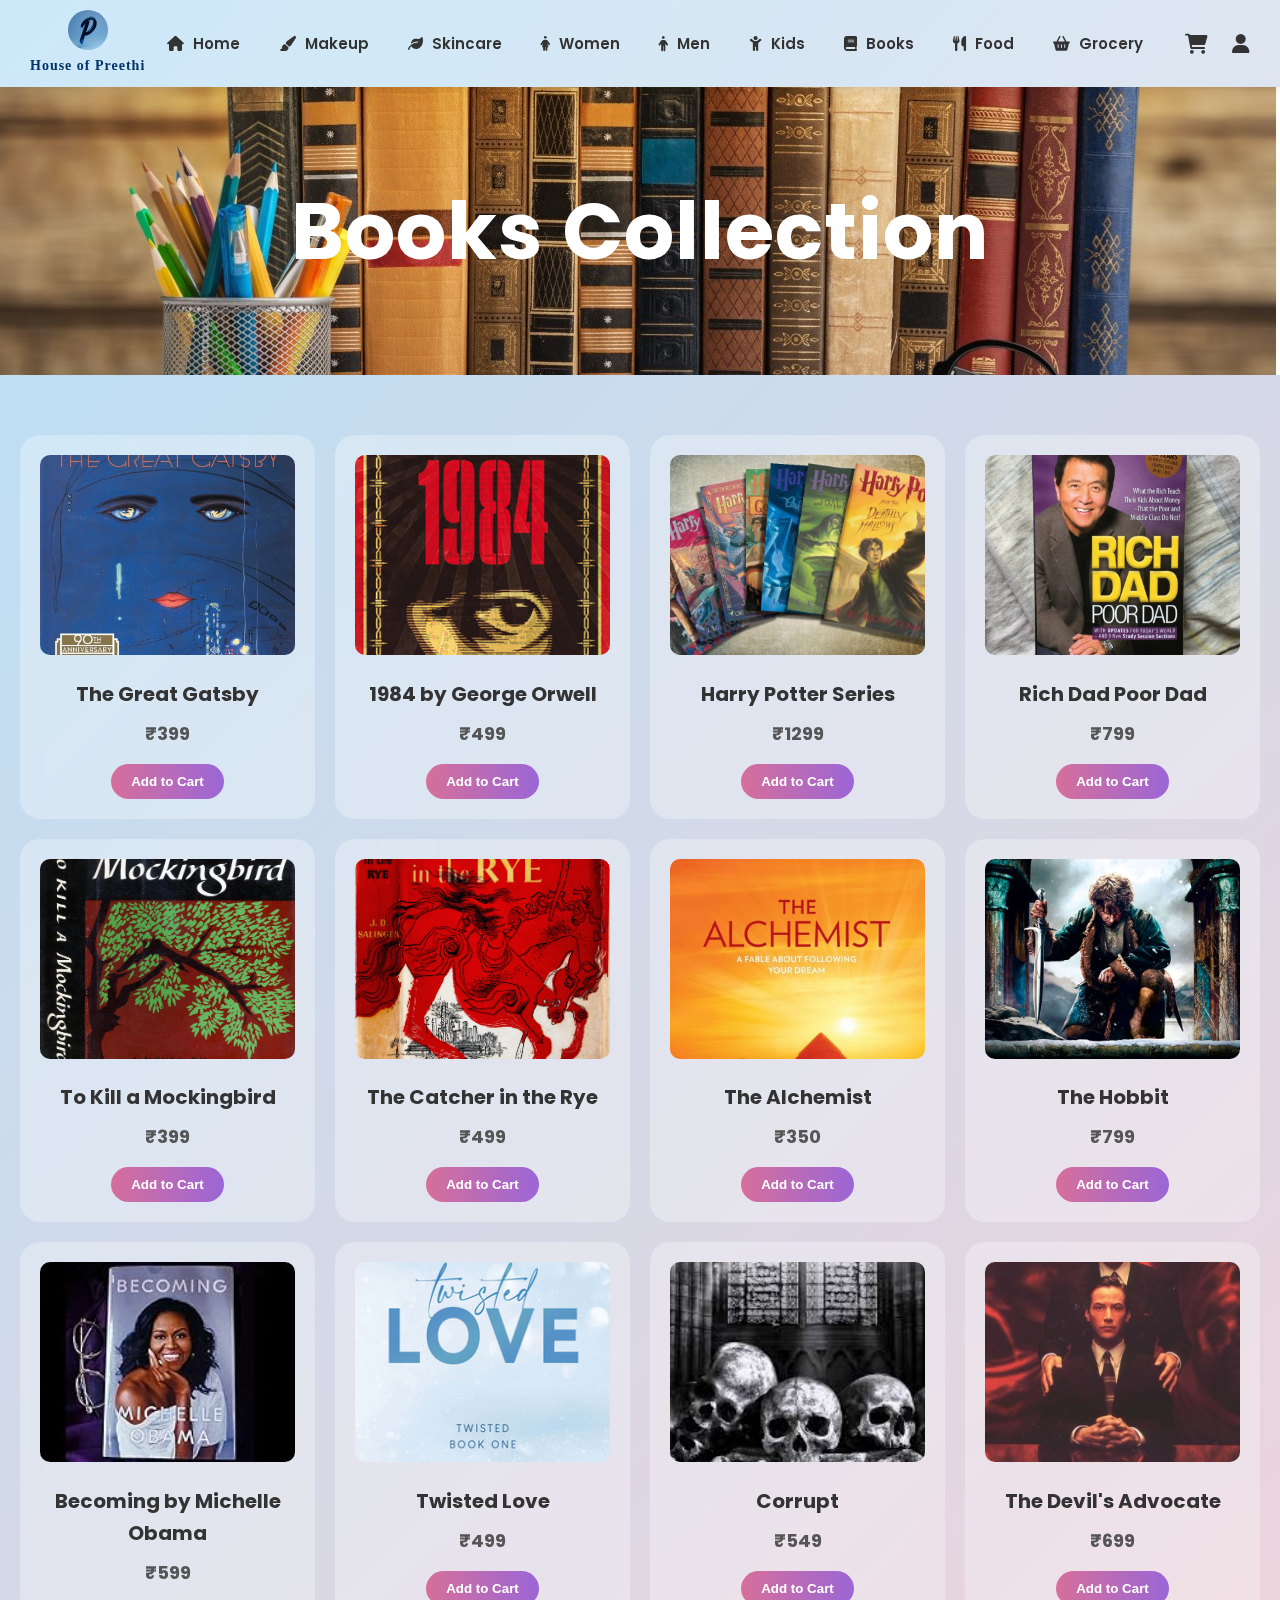
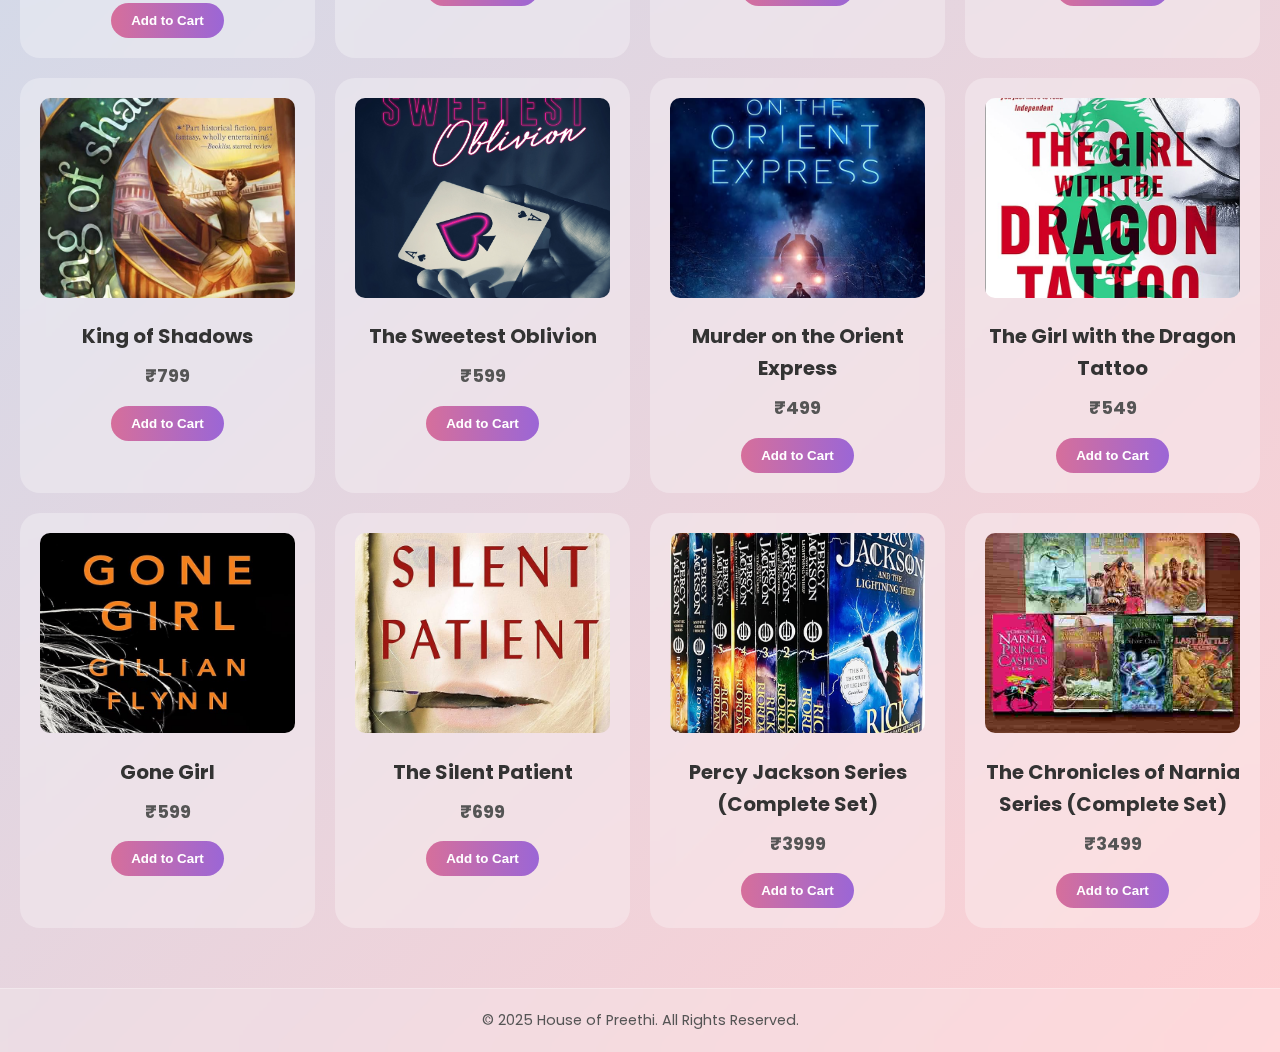
<file: pages/books.html>
<!DOCTYPE html>
<html lang="en">
<head>
  <meta charset="UTF-8">
  <meta name="viewport" content="width=device-width, initial-scale=1">
  <title>Books Collection- House of Preethi</title>

  <!-- Fonts and Icons -->
  <link href="https://fonts.googleapis.com/css2?family=Poppins:wght@400;600&display=swap" rel="stylesheet">
  <link href="https://cdnjs.cloudflare.com/ajax/libs/font-awesome/6.0.0-beta3/css/all.min.css" rel="stylesheet">

  <style>
    /* Reset */
    * {
      margin: 0;
      padding: 0;
      box-sizing: border-box;
    }

    body {
      font-family: 'Poppins', sans-serif;
      background: linear-gradient(135deg, #b7e0f7, #ffcfd2);
      color: #222;
      overflow-x: hidden;
      min-height: 100vh;
      position: relative;
      line-height: 1.6;
    }

    /* Bubbles */
    .bubbles {
      position: fixed;
      top: 0;
      left: 0;
      width: 100%;
      height: 100%;
      z-index: 0;
      overflow: hidden;
    }

    .bubbles span {
      position: absolute;
      display: block;
      width: 30px;
      height: 30px;
      background: rgba(255,255,255,0.2);
      border-radius: 50%;
      animation: moveBubbles 25s linear infinite;
      bottom: -150px;
      backdrop-filter: blur(5px);
    }

    .bubbles span:nth-child(1) { left: 10%; width: 20px; height: 20px; animation-duration: 20s; }
    .bubbles span:nth-child(2) { left: 20%; width: 30px; height: 30px; animation-duration: 22s; }
    .bubbles span:nth-child(3) { left: 25%; width: 15px; height: 15px; animation-duration: 17s; }
    .bubbles span:nth-child(4) { left: 40%; width: 25px; height: 25px; animation-duration: 25s; }
    .bubbles span:nth-child(5) { left: 70%; width: 20px; height: 20px; animation-duration: 18s; }
    .bubbles span:nth-child(6) { left: 80%; width: 30px; height: 30px; animation-duration: 23s; }
    .bubbles span:nth-child(7) { left: 90%; width: 15px; height: 15px; animation-duration: 19s; }
    .bubbles span:nth-child(8) { left: 50%; width: 25px; height: 25px; animation-duration: 24s; }
    .bubbles span:nth-child(9) { left: 60%; width: 20px; height: 20px; animation-duration: 21s; }
    .bubbles span:nth-child(10) { left: 30%; width: 15px; height: 15px; animation-duration: 26s; }

    @keyframes moveBubbles {
      0% { transform: translateY(0) scale(1); }
      100% { transform: translateY(-1000px) scale(0.5); }
    }

    /* Header */
    header {
      position: sticky;
      top: 0;
      width: 100%;
      background: rgba(255,255,255,0.3);
      backdrop-filter: blur(12px);
      padding: 10px 30px;
      display: flex;
      align-items: center;
      justify-content: space-between;
      z-index: 100;
      box-shadow: 0 2px 10px rgba(0,0,0,0.1);
      flex-wrap: wrap;
    }

    .logo {
      display: flex;
      align-items: center;
      flex-direction: column;
      text-align: center;
    }

    .logo img {
      width: 40px;
      height: 40px;
      border-radius: 50%;
      margin-bottom: 5px;
    }

    .logo h1 {
      font-family: 'Lucida Handwriting', cursive;
      font-size: 14px;
      color: #003366;
      font-weight: bold;
      letter-spacing: 1px;
    }

    nav ul {
      list-style: none;
      display: flex;
      gap: 15px;
      flex-wrap: wrap;
      justify-content: center;
    }

    nav ul li a {
      text-decoration: none;
      color: #333;
      font-weight: 600;
      font-size: 15px;
      padding: 8px 12px;
      border-radius: 5px;
      transition: all 0.3s ease;
    }

    nav ul li a:hover, .product-card button:hover {
      background-color: #d66f9b;
      color: white;
    }

    nav ul li a i {
      margin-right: 5px;
    }

    .header-icons a {
      margin-left: 20px;
      font-size: 20px;
      color: #333;
      transition: color 0.3s ease;
      text-decoration: none;
    }

    .header-icons a:hover {
      color: #ff6f61;
    }

    /* Banner */
    .page-banner {
      background: url('../images/background/skincarebg.jpg') no-repeat center/cover;
      padding: 80px 20px;
      text-align: center;
      color: #fff;
      font-size: 2.5rem;
      font-weight: 700;
      letter-spacing: 1px;
      position: relative;
      z-index: 1;
    }

    /* Product Grid */
    .product-grid {
      display: grid;
      grid-template-columns: repeat(auto-fit, minmax(250px, 1fr));
      gap: 20px;
      padding: 60px 20px;
      position: relative;
      z-index: 1;
    }

    .product-card {
      background: rgba(255, 255, 255, 0.3);
      backdrop-filter: blur(10px);
      border-radius: 20px;
      text-align: center;
      padding: 20px;
      transition: transform 0.3s ease, box-shadow 0.3s ease;
    }

    .product-card:hover {
      transform: translateY(-10px) scale(1.03);
      box-shadow: 0 10px 20px rgba(0,0,0,0.25);
      background: rgba(255, 255, 255, 0.5);
    }

    .product-card img {
      width: 100%;
      height: 200px;
      object-fit: cover;
      margin-bottom: 15px;
      border-radius: 10px;
    }

    .product-card h3 {
      font-size: 20px;
      color: #333;
      margin-bottom: 10px;
    }

    .product-card p {
      font-size: 18px;
      color: #555;
      margin-bottom: 15px;
      font-weight: bold;
    }

    .product-card button {
      background: linear-gradient(to right, #d66f9b, #9b66d6);
      color: white;
      border-radius: 30px;
      padding: 10px 20px;
      font-weight: 600;
      border: none;
      cursor: pointer;
      transition: background 0.3s ease;
    }

    /* Social Media */
    .social-icons {
      margin: 30px 0;
      text-align: center;
      z-index: 1;
      position: relative;
    }

    .social-icons a {
      font-size: 1.7rem;
      color: #333;
      margin: 0 15px;
      transition: color 0.3s ease;
      text-decoration: none;
    }

    .social-icons a:hover {
      color: #ff6f61;
    }

    /* Footer */
    footer {
      background: rgba(255, 255, 255, 0.2);
      backdrop-filter: blur(12px);
      padding: 20px 0;
      text-align: center;
      font-size: 0.9rem;
      color: #555;
      border-top: 1px solid rgba(255,255,255,0.3);
      z-index: 1;
      position: relative;
    }
  </style>
</head>

<body>

<!-- Bubbles -->
<div class="bubbles">
  <span></span><span></span><span></span><span></span><span></span>
  <span></span><span></span><span></span><span></span><span></span>
</div>

<!-- Header -->
<header>
  <div class="logo">
    <img src="../images/background/logo.webp" alt="House of Preethi Logo">
    <h1>House of Preethi</h1>
  </div>
  <nav>
    <ul>
      <li><a href="../index.html"><i class="fas fa-home"></i> Home</a></li>
      <li><a href="makeup.html"><i class="fas fa-paint-brush"></i> Makeup</a></li>
      <li><a href="skincare.html" class="active"><i class="fas fa-leaf"></i> Skincare</a></li>
      <li><a href="women.html"><i class="fas fa-female"></i> Women</a></li>
      <li><a href="men.html"><i class="fas fa-male"></i> Men</a></li>
      <li><a href="kids.html"><i class="fas fa-child"></i> Kids</a></li>
      <li><a href="books.html"><i class="fas fa-book"></i> Books</a></li>
      <li><a href="food.html"><i class="fas fa-utensils"></i> Food</a></li>
      <li><a href="grocery.html"><i class="fas fa-shopping-basket"></i> Grocery</a></li>
    </ul>
  </nav>
  <div class="header-icons">
    <a href="cart.html"><i class="fas fa-shopping-cart"></i></a>
    <a href="login.html"><i class="fas fa-user"></i></a>
  </div>
</header>


  <section class="page-banner" style="background: url('../images/background/bookbanner.jpg') no-repeat center center/cover;">
  <h1>Books Collection</h1>
</section>

  <section class="product-grid">
        <div class="product-card">
            <img src="../images/products/book1.jpeg" alt="Book 1">
            <h3>The Great Gatsby</h3>
            <p>₹399</p>
            <button>Add to Cart</button>
        </div>
        <div class="product-card">
            <img src="../images/products/book2.jpg" alt="Book 2">
            <h3>1984 by George Orwell</h3>
            <p>₹499</p>
            <button>Add to Cart</button>
        </div>
        <div class="product-card">
            <img src="../images/products/book3.jpg" alt="Book 3">
            <h3>Harry Potter Series</h3>
            <p>₹1299</p>
            <button>Add to Cart</button>
        </div>
        <div class="product-card">
            <img src="../images/products/book4.jpg" alt="Book 4">
            <h3>Rich Dad Poor Dad</h3>
            <p>₹799</p>
            <button>Add to Cart</button>
        </div>
		<div class="product-card">
    <img src="../images/products/book5.jpg" alt="Book 5">
    <h3>To Kill a Mockingbird</h3>
    <p>₹399</p>
    <button>Add to Cart</button>
</div>
<div class="product-card">
    <img src="../images/products/book6.jpg" alt="Book 6">
    <h3>The Catcher in the Rye</h3>
    <p>₹499</p>
    <button>Add to Cart</button>
</div>
<div class="product-card">
    <img src="../images/products/book7.jpg" alt="Book 7">
    <h3>The Alchemist</h3>
    <p>₹350</p>
    <button>Add to Cart</button>
</div>
<div class="product-card">
    <img src="../images/products/book8.jpg" alt="Book 8">
    <h3>The Hobbit</h3>
    <p>₹799</p>
    <button>Add to Cart</button>
</div>
<div class="product-card">
    <img src="../images/products/book9.jpg" alt="Book 9">
    <h3>Becoming by Michelle Obama</h3>
    <p>₹599</p>
    <button>Add to Cart</button>
</div>
<div class="product-card">
    <img src="../images/products/book10.jpg" alt="Book 10">
    <h3>Twisted Love</h3>
    <p>₹499</p>
    <button>Add to Cart</button>
</div>
<div class="product-card">
    <img src="../images/products/book11.jpg" alt="Book 11">
    <h3>Corrupt</h3>
    <p>₹549</p>
    <button>Add to Cart</button>
</div>
<div class="product-card">
    <img src="../images/products/book12.jpg" alt="Book 12">
    <h3>The Devil's Advocate</h3>
    <p>₹699</p>
    <button>Add to Cart</button>
</div>
<div class="product-card">
    <img src="../images/products/book13.jpg" alt="Book 13">
    <h3>King of Shadows</h3>
    <p>₹799</p>
    <button>Add to Cart</button>
</div>
<div class="product-card">
    <img src="../images/products/book14.jpg" alt="Book 14">
    <h3>The Sweetest Oblivion</h3>
    <p>₹599</p>
    <button>Add to Cart</button>
</div>
<div class="product-card">
    <img src="../images/products/book15.jpg" alt="Book 15">
    <h3>Murder on the Orient Express</h3>
    <p>₹499</p>
    <button>Add to Cart</button>
</div>
<div class="product-card">
    <img src="../images/products/book16.jpg" alt="Book 16">
    <h3>The Girl with the Dragon Tattoo</h3>
    <p>₹549</p>
    <button>Add to Cart</button>
</div>
<div class="product-card">
    <img src="../images/products/book17.jpg" alt="Book 17">
    <h3>Gone Girl</h3>
    <p>₹599</p>
    <button>Add to Cart</button>
</div>
<div class="product-card">
    <img src="../images/products/book18.jpg" alt="Book 18">
    <h3>The Silent Patient</h3>
    <p>₹699</p>
    <button>Add to Cart</button>
</div>
<!-- Percy Jackson Series (Complete Bundle) -->
<div class="product-card">
    <img src="../images/products/book19.jpg" alt="Percy Jackson Series Bundle">
    <h3>Percy Jackson Series (Complete Set)</h3>
    <p>₹3999</p>
    <button>Add to Cart</button>
</div>
<!-- Chronicles of Narnia Series (Complete Bundle) -->
<div class="product-card">
    <img src="../images/products/book20.jpg" alt="The Chronicles of Narnia Series Bundle">
    <h3>The Chronicles of Narnia Series (Complete Set)</h3>
    <p>₹3499</p>
    <button>Add to Cart</button>
</div>


    </section>
  <footer>
    <p>© 2025 House of Preethi. All Rights Reserved.</p>
  </footer>

</body>
</html>
</file>
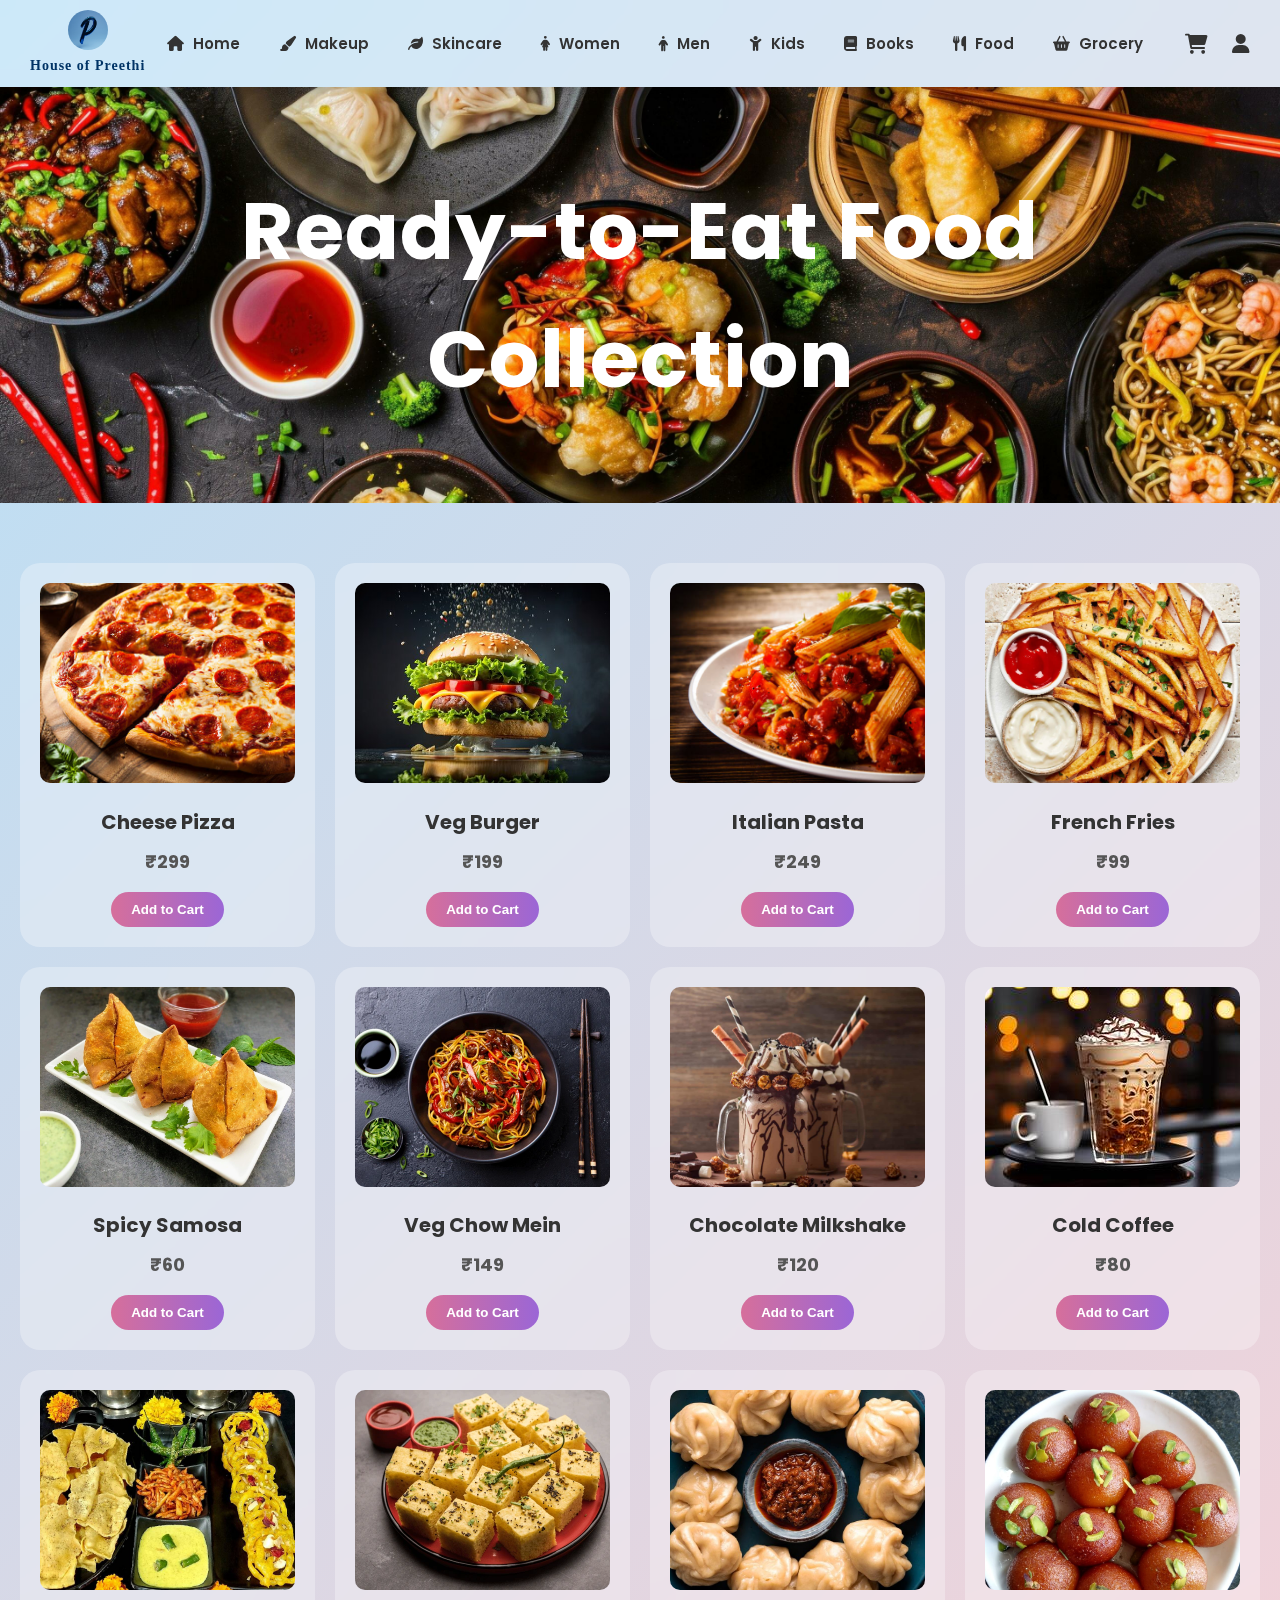
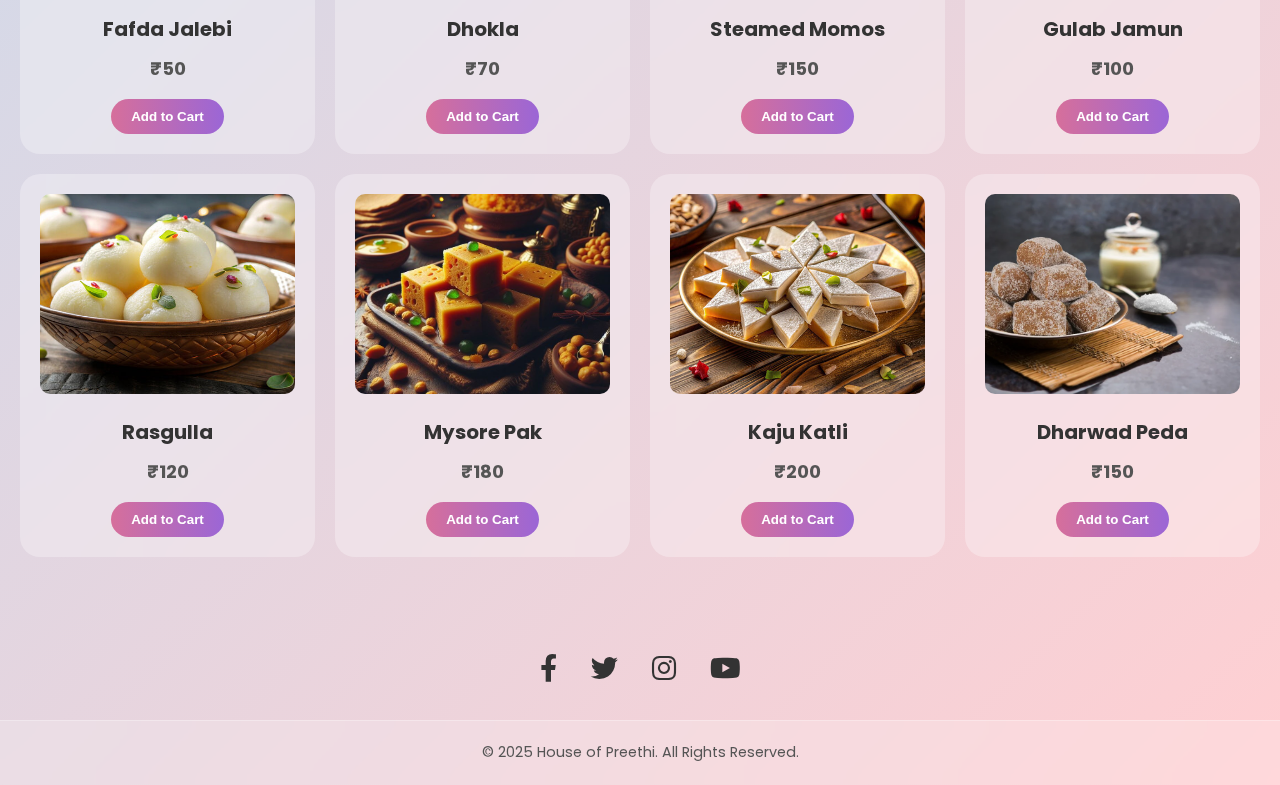
<file: pages/food.html>
<!DOCTYPE html>
<html lang="en">
<head>
    <meta charset="UTF-8">
  <meta name="viewport" content="width=device-width, initial-scale=1">
  <title>Food - House of Preethi</title>

  <!-- Fonts and Icons -->
  <link href="https://fonts.googleapis.com/css2?family=Poppins:wght@400;600&display=swap" rel="stylesheet">
  <link href="https://cdnjs.cloudflare.com/ajax/libs/font-awesome/6.0.0-beta3/css/all.min.css" rel="stylesheet">

  <style>
    /* Reset */
    * {
      margin: 0;
      padding: 0;
      box-sizing: border-box;
    }

    body {
      font-family: 'Poppins', sans-serif;
      background: linear-gradient(135deg, #b7e0f7, #ffcfd2);
      color: #222;
      overflow-x: hidden;
      min-height: 100vh;
      position: relative;
      line-height: 1.6;
    }

    /* Bubbles */
    .bubbles {
      position: fixed;
      top: 0;
      left: 0;
      width: 100%;
      height: 100%;
      z-index: 0;
      overflow: hidden;
    }

    .bubbles span {
      position: absolute;
      display: block;
      width: 30px;
      height: 30px;
      background: rgba(255,255,255,0.2);
      border-radius: 50%;
      animation: moveBubbles 25s linear infinite;
      bottom: -150px;
      backdrop-filter: blur(5px);
    }

    .bubbles span:nth-child(1) { left: 10%; width: 20px; height: 20px; animation-duration: 20s; }
    .bubbles span:nth-child(2) { left: 20%; width: 30px; height: 30px; animation-duration: 22s; }
    .bubbles span:nth-child(3) { left: 25%; width: 15px; height: 15px; animation-duration: 17s; }
    .bubbles span:nth-child(4) { left: 40%; width: 25px; height: 25px; animation-duration: 25s; }
    .bubbles span:nth-child(5) { left: 70%; width: 20px; height: 20px; animation-duration: 18s; }
    .bubbles span:nth-child(6) { left: 80%; width: 30px; height: 30px; animation-duration: 23s; }
    .bubbles span:nth-child(7) { left: 90%; width: 15px; height: 15px; animation-duration: 19s; }
    .bubbles span:nth-child(8) { left: 50%; width: 25px; height: 25px; animation-duration: 24s; }
    .bubbles span:nth-child(9) { left: 60%; width: 20px; height: 20px; animation-duration: 21s; }
    .bubbles span:nth-child(10) { left: 30%; width: 15px; height: 15px; animation-duration: 26s; }

    @keyframes moveBubbles {
      0% { transform: translateY(0) scale(1); }
      100% { transform: translateY(-1000px) scale(0.5); }
    }

    /* Header */
    header {
      position: sticky;
      top: 0;
      width: 100%;
      background: rgba(255,255,255,0.3);
      backdrop-filter: blur(12px);
      padding: 10px 30px;
      display: flex;
      align-items: center;
      justify-content: space-between;
      z-index: 100;
      box-shadow: 0 2px 10px rgba(0,0,0,0.1);
      flex-wrap: wrap;
    }

    .logo {
      display: flex;
      align-items: center;
      flex-direction: column;
      text-align: center;
    }

    .logo img {
      width: 40px;
      height: 40px;
      border-radius: 50%;
      margin-bottom: 5px;
    }

    .logo h1 {
      font-family: 'Lucida Handwriting', cursive;
      font-size: 14px;
      color: #003366;
      font-weight: bold;
      letter-spacing: 1px;
    }

    nav ul {
      list-style: none;
      display: flex;
      gap: 15px;
      flex-wrap: wrap;
      justify-content: center;
    }

    nav ul li a {
      text-decoration: none;
      color: #333;
      font-weight: 600;
      font-size: 15px;
      padding: 8px 12px;
      border-radius: 5px;
      transition: all 0.3s ease;
    }

    nav ul li a:hover, .product-card button:hover {
      background-color: #d66f9b;
      color: white;
    }

    nav ul li a i {
      margin-right: 5px;
    }

    .header-icons a {
      margin-left: 20px;
      font-size: 20px;
      color: #333;
      transition: color 0.3s ease;
      text-decoration: none;
    }

    .header-icons a:hover {
      color: #ff6f61;
    }

    /* Banner */
    .page-banner {
      background: url('../images/background/skincarebg.jpg') no-repeat center/cover;
      padding: 80px 20px;
      text-align: center;
      color: #fff;
      font-size: 2.5rem;
      font-weight: 700;
      letter-spacing: 1px;
      position: relative;
      z-index: 1;
    }

    /* Product Grid */
    .product-grid {
      display: grid;
      grid-template-columns: repeat(auto-fit, minmax(250px, 1fr));
      gap: 20px;
      padding: 60px 20px;
      position: relative;
      z-index: 1;
    }

    .product-card {
      background: rgba(255, 255, 255, 0.3);
      backdrop-filter: blur(10px);
      border-radius: 20px;
      text-align: center;
      padding: 20px;
      transition: transform 0.3s ease, box-shadow 0.3s ease;
    }

    .product-card:hover {
      transform: translateY(-10px) scale(1.03);
      box-shadow: 0 10px 20px rgba(0,0,0,0.25);
      background: rgba(255, 255, 255, 0.5);
    }

    .product-card img {
      width: 100%;
      height: 200px;
      object-fit: cover;
      margin-bottom: 15px;
      border-radius: 10px;
    }

    .product-card h3 {
      font-size: 20px;
      color: #333;
      margin-bottom: 10px;
    }

    .product-card p {
      font-size: 18px;
      color: #555;
      margin-bottom: 15px;
      font-weight: bold;
    }

    .product-card button {
      background: linear-gradient(to right, #d66f9b, #9b66d6);
      color: white;
      border-radius: 30px;
      padding: 10px 20px;
      font-weight: 600;
      border: none;
      cursor: pointer;
      transition: background 0.3s ease;
    }

    /* Social Media */
    .social-icons {
      margin: 30px 0;
      text-align: center;
      z-index: 1;
      position: relative;
    }

    .social-icons a {
      font-size: 1.7rem;
      color: #333;
      margin: 0 15px;
      transition: color 0.3s ease;
      text-decoration: none;
    }

    .social-icons a:hover {
      color: #ff6f61;
    }

    /* Footer */
    footer {
      background: rgba(255, 255, 255, 0.2);
      backdrop-filter: blur(12px);
      padding: 20px 0;
      text-align: center;
      font-size: 0.9rem;
      color: #555;
      border-top: 1px solid rgba(255,255,255,0.3);
      z-index: 1;
      position: relative;
    }
  </style>
</head>

<body>

<!-- Bubbles -->
<div class="bubbles">
  <span></span><span></span><span></span><span></span><span></span>
  <span></span><span></span><span></span><span></span><span></span>
</div>

<!-- Header -->
<header>
  <div class="logo">
    <img src="../images/background/logo.webp" alt="House of Preethi Logo">
    <h1>House of Preethi</h1>
  </div>
  <nav>
    <ul>
      <li><a href="../index.html"><i class="fas fa-home"></i> Home</a></li>
      <li><a href="makeup.html"><i class="fas fa-paint-brush"></i> Makeup</a></li>
      <li><a href="skincare.html" class="active"><i class="fas fa-leaf"></i> Skincare</a></li>
      <li><a href="women.html"><i class="fas fa-female"></i> Women</a></li>
      <li><a href="men.html"><i class="fas fa-male"></i> Men</a></li>
      <li><a href="kids.html"><i class="fas fa-child"></i> Kids</a></li>
      <li><a href="books.html"><i class="fas fa-book"></i> Books</a></li>
      <li><a href="food.html"><i class="fas fa-utensils"></i> Food</a></li>
      <li><a href="Grocery.html"><i class="fas fa-shopping-basket"></i> Grocery</a></li>
    </ul>
  </nav>
  <div class="header-icons">
    <a href="cart.html"><i class="fas fa-shopping-cart"></i></a>
    <a href="login.html"><i class="fas fa-user"></i></a>
  </div>
</header>
<section class="page-banner" style="background: url('../images/background/foodbanner.jpg') no-repeat center center/cover;">
  <h1>Ready-to-Eat Food Collection</h1>
</section>


<section class="product-grid">
    <!-- Ready-to-eat Food -->
    <div class="product-card">
        <img src="../images/products/food1.jpg" alt="Pizza">
        <h3>Cheese Pizza</h3>
        <p>₹299</p>
        <button>Add to Cart</button>
    </div>
    <div class="product-card">
        <img src="../images/products/food2.jpg" alt="Burger">
        <h3>Veg Burger</h3>
        <p>₹199</p>
        <button>Add to Cart</button>
    </div>
    <div class="product-card">
        <img src="../images/products/food3.jpg" alt="Pasta">
        <h3>Italian Pasta</h3>
        <p>₹249</p>
        <button>Add to Cart</button>
    </div>

    <div class="product-card">
        <img src="../images/products/food4.jpg" alt="French Fries">
        <h3>French Fries</h3>
        <p>₹99</p>
        <button>Add to Cart</button>
    </div>
    <div class="product-card">
        <img src="../images/products/food5.jpg" alt="Samosa">
        <h3>Spicy Samosa</h3>
        <p>₹60</p>
        <button>Add to Cart</button>
    </div>
    <div class="product-card">
        <img src="../images/products/food6.webp" alt="Chow Mein">
        <h3>Veg Chow Mein</h3>
        <p>₹149</p>
        <button>Add to Cart</button>
    </div>
	<div class="product-card">
    <img src="../images/products/food7.jpg" alt="Milkshake">
    <h3>Chocolate Milkshake</h3>
    <p>₹120</p>
    <button>Add to Cart</button>
</div>
<div class="product-card">
    <img src="../images/products/food8.jpg" alt="Coffee">
    <h3>Cold Coffee</h3>
    <p>₹80</p>
    <button>Add to Cart</button>
</div>
<div class="product-card">
    <img src="../images/products/food9.jpg" alt="Fafda">
    <h3>Fafda Jalebi</h3>
    <p>₹50</p>
    <button>Add to Cart</button>
</div>
<div class="product-card">
    <img src="../images/products/food10.webp" alt="Dhokla">
    <h3>Dhokla</h3>
    <p>₹70</p>
    <button>Add to Cart</button>
</div>
<div class="product-card">
    <img src="../images/products/food11.jpg" alt="Momos">
    <h3>Steamed Momos</h3>
    <p>₹150</p>
    <button>Add to Cart</button>
</div>
<div class="product-card">
    <img src="../images/products/sweet1.jpg" alt="Gulab Jamun">
    <h3>Gulab Jamun</h3>
    <p>₹100</p>
    <button>Add to Cart</button>
</div>
<div class="product-card">
    <img src="../images/products/sweet2.jpg" alt="Rasgulla">
    <h3>Rasgulla</h3>
    <p>₹120</p>
    <button>Add to Cart</button>
</div>
<div class="product-card">
    <img src="../images/products/sweet3.jpg" alt="Mysore Pak">
    <h3>Mysore Pak</h3>
    <p>₹180</p>
    <button>Add to Cart</button>
</div>
<div class="product-card">
    <img src="../images/products/sweet4.jpg" alt="Kaju Katli">
    <h3>Kaju Katli</h3>
    <p>₹200</p>
    <button>Add to Cart</button>
</div>
<div class="product-card">
    <img src="../images/products/sweet5.webp" alt="Dharwad Peda">
    <h3>Dharwad Peda</h3>
    <p>₹150</p>
    <button>Add to Cart</button>
</div>

</section>


  <!-- Social Media Icons -->
<div class="social-icons">
  <a href="https://facebook.com" target="_blank"><i class="fab fa-facebook-f"></i></a>
  <a href="https://twitter.com" target="_blank"><i class="fab fa-twitter"></i></a>
  <a href="https://instagram.com" target="_blank"><i class="fab fa-instagram"></i></a>
  <a href="https://youtube.com" target="_blank"><i class="fab fa-youtube"></i></a>
</div>

<!-- Footer -->
<footer>
  <p>&copy; 2025 House of Preethi. All Rights Reserved.</p>
</footer>

<script src="../js/main.js"></script>
</body>
</html>
</file>
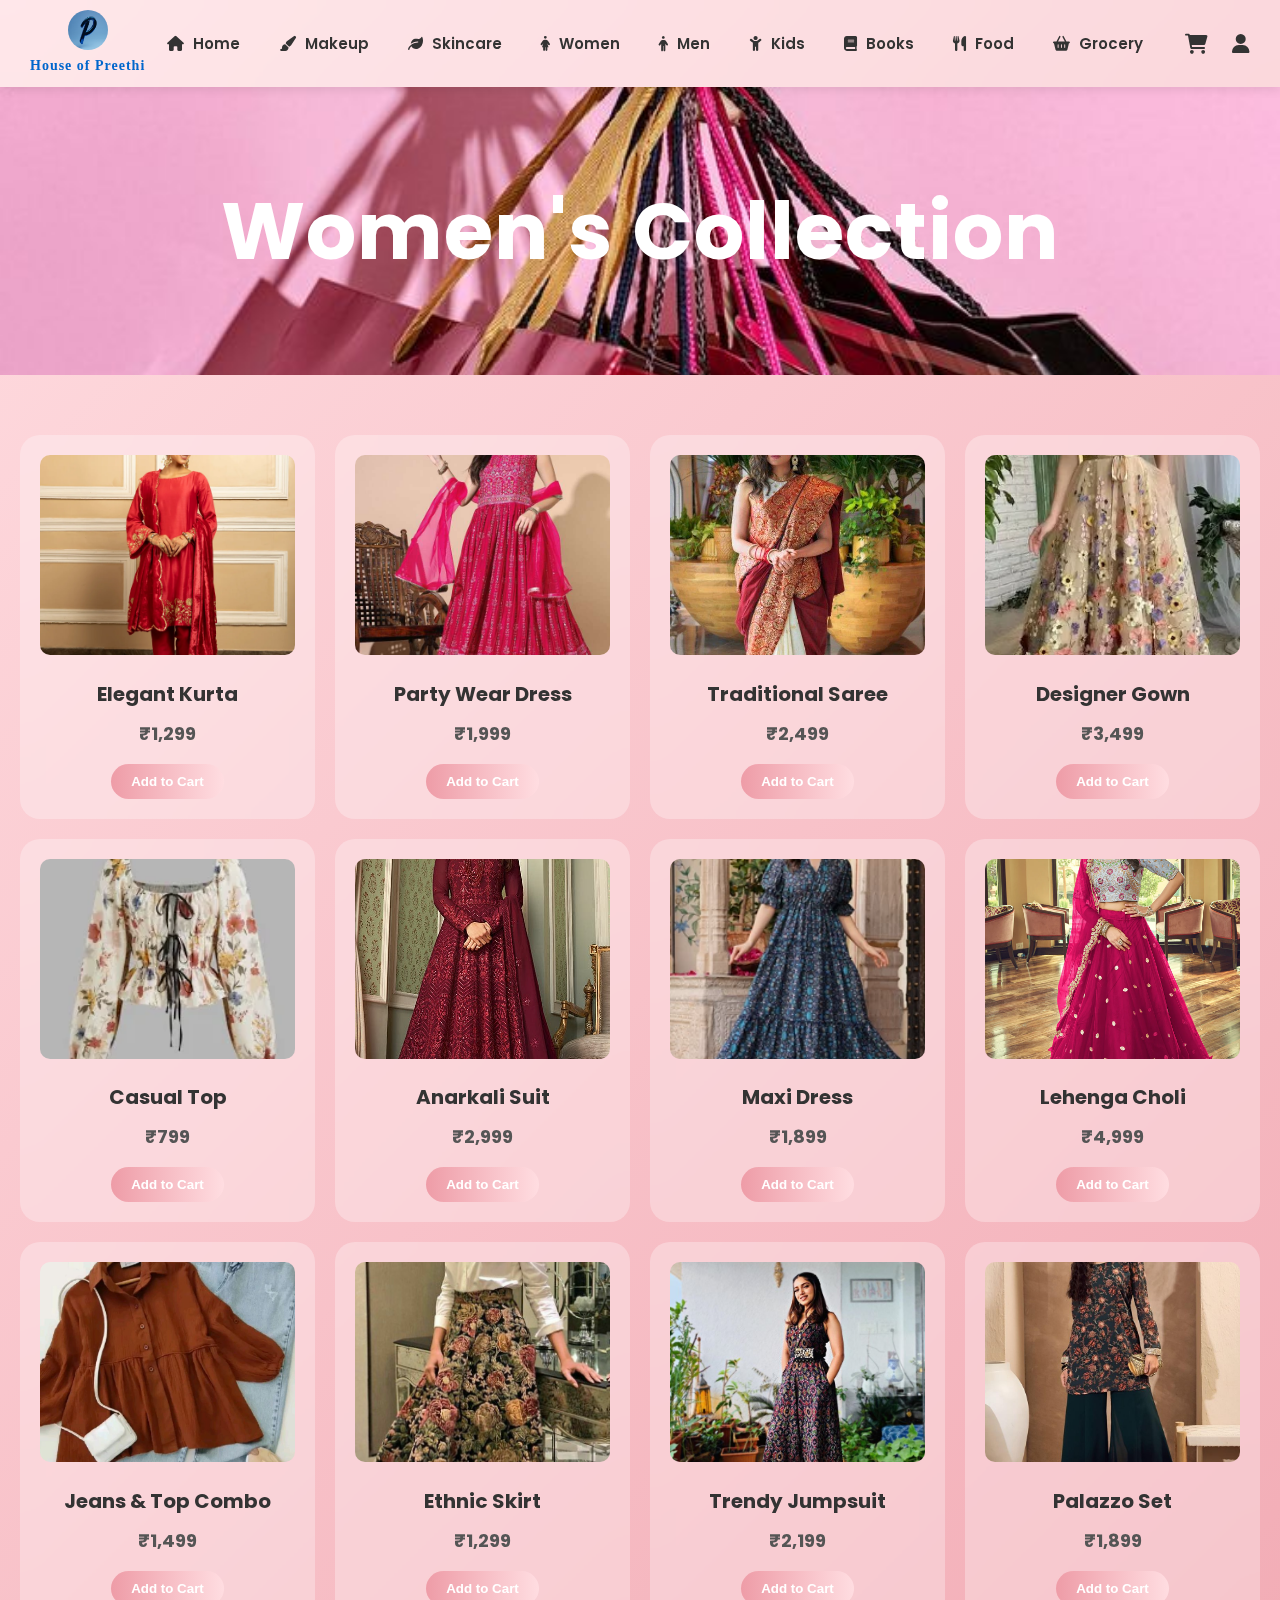
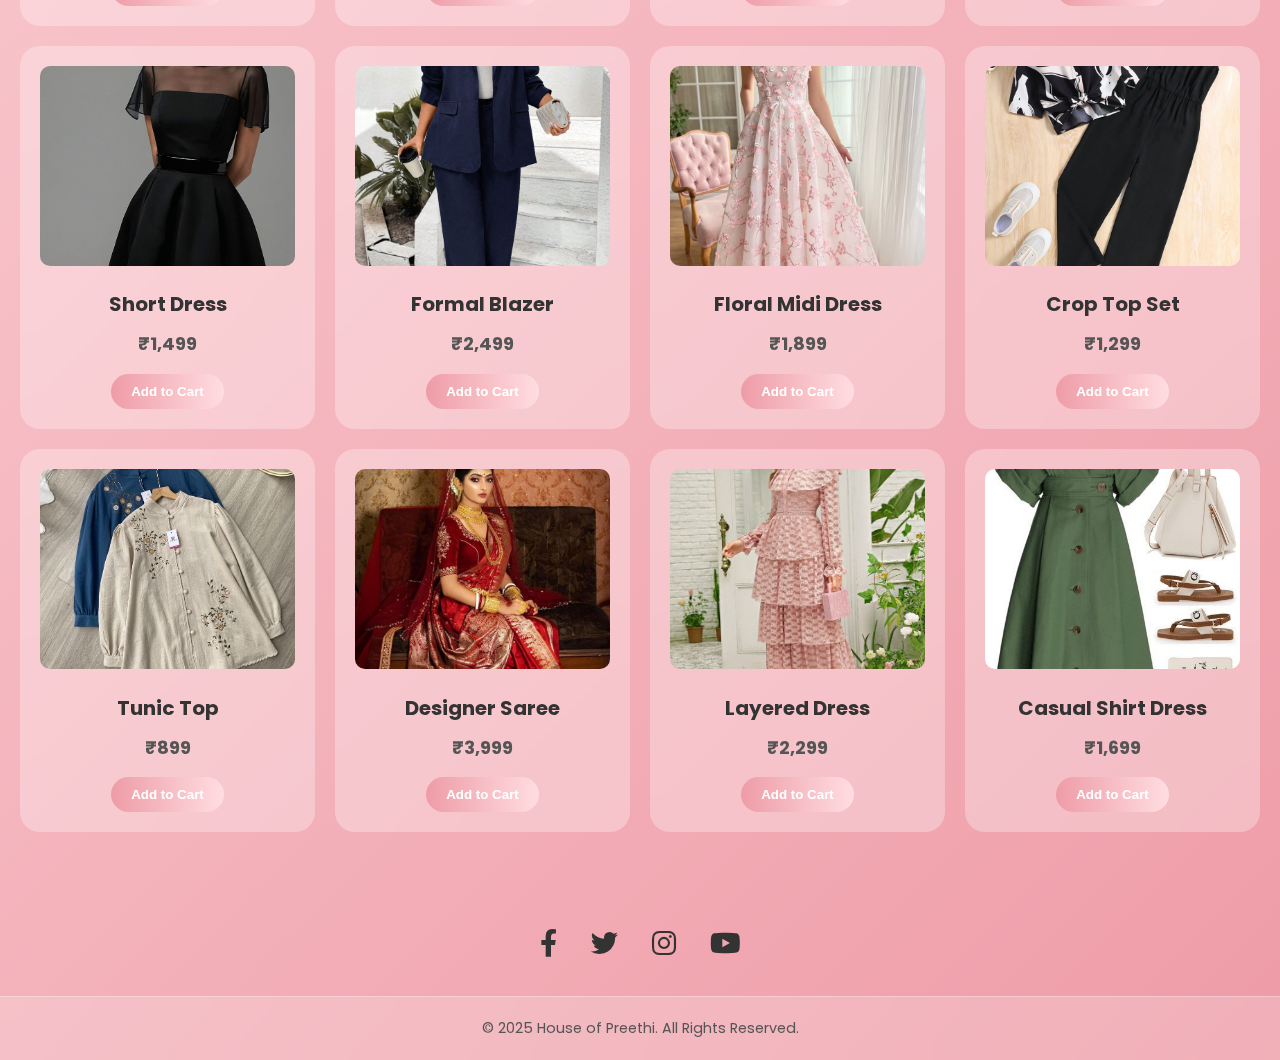
<file: pages/women.html>
<!DOCTYPE html>
<html lang="en">
<head>
  <meta charset="UTF-8">
  <meta name="viewport" content="width=device-width, initial-scale=1">
  <title>Women Collection - House of Preethi</title>

  <!-- Fonts and Icons -->
  <link href="https://fonts.googleapis.com/css2?family=Poppins:wght@400;600&display=swap" rel="stylesheet">
  <link href="https://cdnjs.cloudflare.com/ajax/libs/font-awesome/6.0.0-beta3/css/all.min.css" rel="stylesheet">

  <style>
    /* Reset */
    * {
      margin: 0;
      padding: 0;
      box-sizing: border-box;
    }

    body {
      font-family: 'Poppins', sans-serif;
      background: linear-gradient(135deg, #ffdde1, #ee9ca7);
      color: #222;
      overflow-x: hidden;
      min-height: 100vh;
      position: relative;
      line-height: 1.6;
    }

    /* Bubbles */
    .bubbles {
      position: fixed;
      top: 0;
      left: 0;
      width: 100%;
      height: 100%;
      z-index: 0;
      overflow: hidden;
    }

    .bubbles span {
      position: absolute;
      display: block;
      width: 30px;
      height: 30px;
      background: rgba(255,255,255,0.2);
      border-radius: 50%;
      animation: moveBubbles 25s linear infinite;
      bottom: -150px;
      backdrop-filter: blur(5px);
    }

    .bubbles span:nth-child(1) { left: 10%; width: 20px; height: 20px; animation-duration: 20s; }
    .bubbles span:nth-child(2) { left: 20%; width: 30px; height: 30px; animation-duration: 22s; }
    .bubbles span:nth-child(3) { left: 25%; width: 15px; height: 15px; animation-duration: 17s; }
    .bubbles span:nth-child(4) { left: 40%; width: 25px; height: 25px; animation-duration: 25s; }
    .bubbles span:nth-child(5) { left: 70%; width: 20px; height: 20px; animation-duration: 18s; }
    .bubbles span:nth-child(6) { left: 80%; width: 30px; height: 30px; animation-duration: 23s; }
    .bubbles span:nth-child(7) { left: 90%; width: 15px; height: 15px; animation-duration: 19s; }
    .bubbles span:nth-child(8) { left: 50%; width: 25px; height: 25px; animation-duration: 24s; }
    .bubbles span:nth-child(9) { left: 60%; width: 20px; height: 20px; animation-duration: 21s; }
    .bubbles span:nth-child(10) { left: 30%; width: 15px; height: 15px; animation-duration: 26s; }

    @keyframes moveBubbles {
      0% { transform: translateY(0) scale(1); }
      100% { transform: translateY(-1000px) scale(0.5); }
    }

    /* Header */
    header {
      position: sticky;
      top: 0;
      width: 100%;
      background: rgba(255,255,255,0.3);
      backdrop-filter: blur(12px);
      padding: 10px 30px;
      display: flex;
      align-items: center;
      justify-content: space-between;
      z-index: 100;
      box-shadow: 0 2px 10px rgba(0,0,0,0.1);
    }

    .logo {
      display: flex;
      flex-direction: column;
      align-items: center;
    }

    .logo img {
      width: 40px;
      height: 40px;
      border-radius: 50%;
    }

    .logo h1 {
      font-family: 'Lucida Handwriting', cursive;
      font-size: 14px;
      color: #0066cc; /* Blue color */
      font-weight: bold;
      text-align: center;
      margin: 5px 0 0;
      letter-spacing: 1px;
    }

    nav ul {
      list-style: none;
      display: flex;
      gap: 15px;
    }

    nav ul li a {
      text-decoration: none;
      color: #333;
      font-weight: 600;
      font-size: 15px;
      padding: 8px 12px;
      border-radius: 5px;
      transition: all 0.3s ease;
    }

    nav ul li a:hover, .product-card button:hover {
      background-color: #ee9ca7;
      color: white;
    }

    nav ul li a i {
      margin-right: 5px;
    }

    .header-icons a {
      margin-left: 20px;
      font-size: 20px;
      color: #333;
      transition: color 0.3s ease;
      text-decoration: none;
    }

    .header-icons a:hover {
      color: #ff6f61;
    }

    /* Page Banner */
    .page-banner {
      background: url('../images/background/womenbg.jpg') no-repeat center center/cover;
      padding: 80px 20px;
      text-align: center;
      color: #fff;
      font-size: 2.5rem;
      font-weight: 700;
      letter-spacing: 1px;
      position: relative;
      z-index: 1;
    }

    /* Product Grid */
    .product-grid {
      display: grid;
      grid-template-columns: repeat(auto-fit, minmax(250px, 1fr));
      gap: 20px;
      padding: 60px 20px;
      position: relative;
      z-index: 1;
    }

    .product-card {
      background: rgba(255, 255, 255, 0.3);
      backdrop-filter: blur(10px);
      border-radius: 20px;
      text-align: center;
      padding: 20px;
      transition: transform 0.3s ease, box-shadow 0.3s ease;
    }

    .product-card:hover {
      transform: translateY(-10px) scale(1.03);
      box-shadow: 0 10px 20px rgba(0,0,0,0.25);
      background: rgba(255, 255, 255, 0.5);
    }

    .product-card img {
      width: 100%;
      height: 200px;
      object-fit: cover;
      margin-bottom: 15px;
      border-radius: 10px;
    }

    .product-card h3 {
      font-size: 20px;
      color: #333;
      margin-bottom: 10px;
    }

    .product-card p {
      font-size: 18px;
      color: #555;
      margin-bottom: 15px;
      font-weight: bold;
    }

    .product-card button {
      background: linear-gradient(to right, #ee9ca7, #ffdde1);
      color: white;
      border-radius: 30px;
      padding: 10px 20px;
      font-weight: 600;
      border: none;
      cursor: pointer;
      transition: background 0.3s ease;
    }

    /* Social Media */
    .social-icons {
      margin: 30px 0;
      text-align: center;
      z-index: 1;
      position: relative;
    }

    .social-icons a {
      font-size: 1.7rem;
      color: #333;
      margin: 0 15px;
      transition: color 0.3s ease;
      text-decoration: none;
    }

    .social-icons a:hover {
      color: #ff6f61;
    }

    /* Footer */
    footer {
      background: rgba(255, 255, 255, 0.2);
      backdrop-filter: blur(12px);
      padding: 20px 0;
      text-align: center;
      font-size: 0.9rem;
      color: #555;
      border-top: 1px solid rgba(255,255,255,0.3);
      z-index: 1;
      position: relative;
    }
  </style>
</head>

<body>

  <!-- Bubbles -->
  <div class="bubbles">
    <span></span><span></span><span></span><span></span><span></span>
    <span></span><span></span><span></span><span></span><span></span>
  </div>

  <!-- Header -->
  <header>
    <div class="logo">
      <img src="../images/background/logo.webp" alt="House of Preethi Logo">
      <h1>House of Preethi</h1>
    </div>
    <nav>
      <ul>
        <li><a href="../index.html"><i class="fas fa-home"></i> Home</a></li>
        <li><a href="makeup.html"><i class="fas fa-paint-brush"></i> Makeup</a></li>
        <li><a href="skincare.html"><i class="fas fa-leaf"></i> Skincare</a></li>
        <li><a href="women.html" class="active"><i class="fas fa-female"></i> Women</a></li>
        <li><a href="men.html"><i class="fas fa-male"></i> Men</a></li>
        <li><a href="kids.html"><i class="fas fa-child"></i> Kids</a></li>
        <li><a href="books.html"><i class="fas fa-book"></i> Books</a></li>
       
        <li><a href="food.html"><i class="fas fa-utensils"></i> Food</a></li>
		 <li><a href="grocery.html"><i class="fas fa-shopping-basket"></i> Grocery</a></li> 
      </ul>
    </nav>
    <div class="header-icons">
      <a href="cart.html"><i class="fas fa-shopping-cart"></i></a>
      <a href="login.html"><i class="fas fa-user"></i></a>
    </div>
  </header>

  <!-- Page Banner -->
  <section class="page-banner" style="background: url('../images/background/womenbg.jpg') no-repeat center center/cover;">
    <h1>Women's Collection</h1>
  </section>

  <!-- Product Grid -->
  <div class="product-grid">
  <div class="product-card">
    <img src="../images/products/women1.webp" alt="Elegant Kurta">
    <h3>Elegant Kurta</h3>
    <p>₹1,299</p>
    <button>Add to Cart</button>
  </div>

  <div class="product-card">
    <img src="../images/products/women2.jpg" alt="Party Wear Dress">
    <h3>Party Wear Dress</h3>
    <p>₹1,999</p>
    <button>Add to Cart</button>
  </div>

  <div class="product-card">
    <img src="../images/products/women3.webp" alt="Traditional Saree">
    <h3>Traditional Saree</h3>
    <p>₹2,499</p>
    <button>Add to Cart</button>
  </div>

  <div class="product-card">
    <img src="../images/products/women4.webp" alt="Designer Gown">
    <h3>Designer Gown</h3>
    <p>₹3,499</p>
    <button>Add to Cart</button>
  </div>

  <div class="product-card">
    <img src="../images/products/women5.webp" alt="Casual Top">
    <h3>Casual Top</h3>
    <p>₹799</p>
    <button>Add to Cart</button>
  </div>

  <div class="product-card">
    <img src="../images/products/women6.jpg" alt="Anarkali Suit">
    <h3>Anarkali Suit</h3>
    <p>₹2,999</p>
    <button>Add to Cart</button>
  </div>

  <div class="product-card">
    <img src="../images/products/women7.webp" alt="Maxi Dress">
    <h3>Maxi Dress</h3>
    <p>₹1,899</p>
    <button>Add to Cart</button>
  </div>

  <div class="product-card">
    <img src="../images/products/women8.webp" alt="Lehenga Choli">
    <h3>Lehenga Choli</h3>
    <p>₹4,999</p>
    <button>Add to Cart</button>
  </div>

  <div class="product-card">
    <img src="../images/products/women9.jpg" alt="Jeans & Top Combo">
    <h3>Jeans & Top Combo</h3>
    <p>₹1,499</p>
    <button>Add to Cart</button>
  </div>

  <div class="product-card">
    <img src="../images/products/women10.jpg" alt="Ethnic Skirt">
    <h3>Ethnic Skirt</h3>
    <p>₹1,299</p>
    <button>Add to Cart</button>
  </div>

  <div class="product-card">
    <img src="../images/products/women11.jpg" alt="Jumpsuit">
    <h3>Trendy Jumpsuit</h3>
    <p>₹2,199</p>
    <button>Add to Cart</button>
  </div>

  <div class="product-card">
    <img src="../images/products/women12.jpg" alt="Palazzo Set">
    <h3>Palazzo Set</h3>
    <p>₹1,899</p>
    <button>Add to Cart</button>
  </div>

  <div class="product-card">
    <img src="../images/products/women13.jpg" alt="Short Dress">
    <h3>Short Dress</h3>
    <p>₹1,499</p>
    <button>Add to Cart</button>
  </div>

  <div class="product-card">
    <img src="../images/products/women14.jpg" alt="Formal Blazer">
    <h3>Formal Blazer</h3>
    <p>₹2,499</p>
    <button>Add to Cart</button>
  </div>

  <div class="product-card">
    <img src="../images/products/women15.jpg" alt="Floral Midi Dress">
    <h3>Floral Midi Dress</h3>
    <p>₹1,899</p>
    <button>Add to Cart</button>
  </div>

  <div class="product-card">
    <img src="../images/products/women16.jpg" alt="Crop Top Set">
    <h3>Crop Top Set</h3>
    <p>₹1,299</p>
    <button>Add to Cart</button>
  </div>

  <div class="product-card">
    <img src="../images/products/women17.jpg" alt="Tunic Top">
    <h3>Tunic Top</h3>
    <p>₹899</p>
    <button>Add to Cart</button>
  </div>

  <div class="product-card">
    <img src="../images/products/women18.jpg" alt="Designer Saree">
    <h3>Designer Saree</h3>
    <p>₹3,999</p>
    <button>Add to Cart</button>
  </div>

  <div class="product-card">
    <img src="../images/products/women19.jpg" alt="Layered Dress">
    <h3>Layered Dress</h3>
    <p>₹2,299</p>
    <button>Add to Cart</buttonA>
  </div>

  <div class="product-card">
    <img src="../images/products/women20.jpg" alt="Casual Shirt Dress">
    <h3>Casual Shirt Dress</h3>
    <p>₹1,699</p>
    <button>Add to Cart</button>
  </div>
</div>


 <!-- Social Media Icons -->
  <div class="social-icons">
    <a href="https://facebook.com" target="_blank"><i class="fab fa-facebook-f"></i></a>
    <a href="https://twitter.com" target="_blank"><i class="fab fa-twitter"></i></a>
    <a href="https://instagram.com" target="_blank"><i class="fab fa-instagram"></i></a>
    <a href="https://youtube.com" target="_blank"><i class="fab fa-youtube"></i></a>
  </div>

  <!-- Footer -->
  <footer>
    <p>&copy; 2025 House of Preethi. All Rights Reserved.</p>
  </footer>

</body>
</html>
</file>
